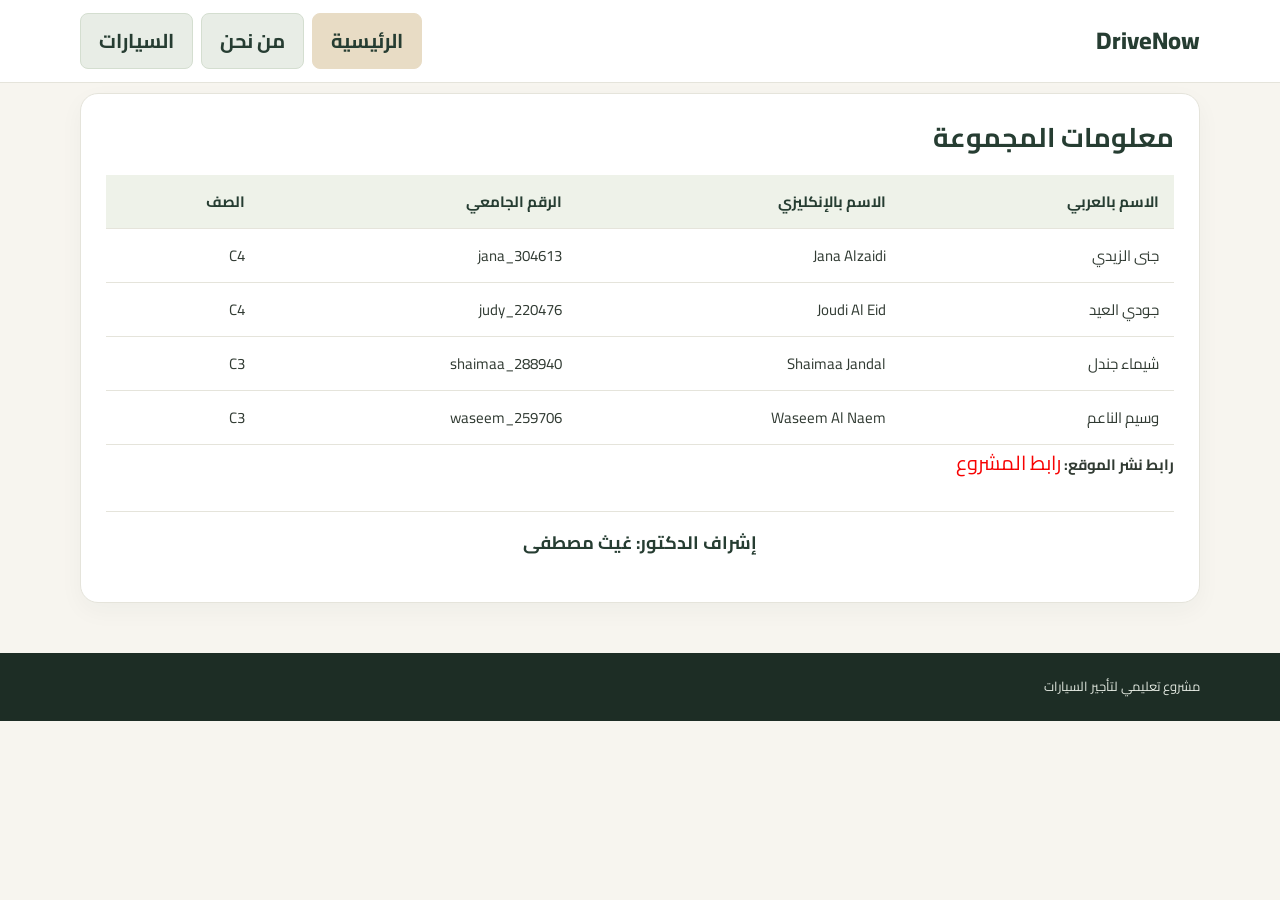
<file: index.html>
<!DOCTYPE html>
<html lang="ar" dir="rtl">
<head>
    <meta charset="UTF-8">
    <meta name="viewport" content="width=device-width, initial-scale=1.0">
    <meta http-equiv="refresh" content="0; url=home.html">
    <title>DriveNow</title>
</head>
<body>
    <p>جاري فتح الموقع...</p>
    <script>
        window.location.replace("home.html");
    </script>
</body>
</html>
</file>
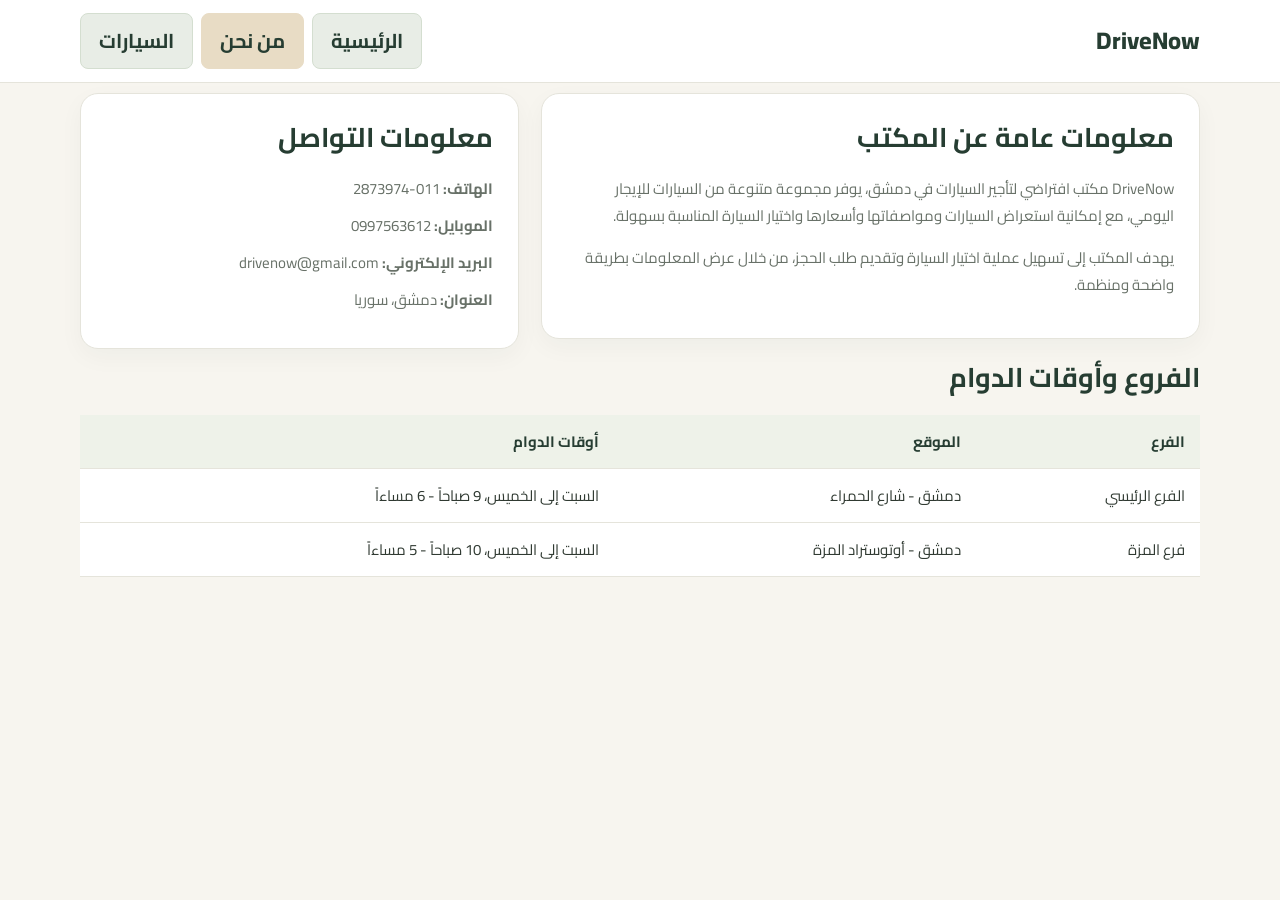
<file: AboutUs.html>
<!DOCTYPE html>
<html lang="ar" dir="rtl">
<head>
    <meta charset="UTF-8">
    <meta name="viewport" content="width=device-width, initial-scale=1.0">
  <title>DriveNow - من نحن</title>
  <link rel="stylesheet" type="text/css" href="style.css" />
</head>
<body>

  <!-- شريط التنقل -->
  <div class="site-header">
    <div class="container header-inner">
      <div class="brand">DriveNow</div>
      <div class="nav">
        <a href="home.html">الرئيسية</a>
        <a class="active" href="AboutUs.html">من نحن</a>
        <a href="Cars.html">السيارات</a>
      </div>
    </div>
  </div>

  <!-- معلومات المكتب والتواصل -->
  <div class="container section about-layout">
    <div class="about-main">
      <h2>معلومات عامة عن المكتب</h2>
      <p>DriveNow مكتب افتراضي لتأجير السيارات في دمشق، يوفر مجموعة متنوعة من السيارات للإيجار اليومي، مع إمكانية استعراض السيارات ومواصفاتها وأسعارها واختيار السيارة المناسبة بسهولة.</p>
      <p>يهدف المكتب إلى تسهيل عملية اختيار السيارة وتقديم طلب الحجز، من خلال عرض المعلومات بطريقة واضحة ومنظمة.</p>
    </div>

    <div class="contact-card">
      <h2>معلومات التواصل</h2>
      <p><strong>الهاتف:</strong> 011-2873974</p>
      <p><strong>الموبايل:</strong> 0997563612</p>
      <p><strong>البريد الإلكتروني:</strong> drivenow@gmail.com</p>
      <p><strong>العنوان:</strong> دمشق، سوريا</p>
    </div>
  </div>


  <div class="container section">
    <h2>الفروع وأوقات الدوام</h2>
    <table class="simple-table">
      <thead>
        <tr>
          <th>الفرع</th>
          <th>الموقع</th>
          <th>أوقات الدوام</th>
        </tr>
      </thead>
      <tbody>
        <tr>
          <td>الفرع الرئيسي</td>
          <td>دمشق - شارع الحمراء</td>
          <td>السبت إلى الخميس، 9 صباحاً - 6 مساءاً</td>
        </tr>
        <tr>
          <td>فرع المزة</td>
          <td>دمشق - أوتوستراد المزة</td>
          <td>السبت إلى الخميس، 10 صباحاً - 5 مساءاً</td>
        </tr>
      </tbody>
    </table>
  </div>
  </div>
</body>
</html>
</file>
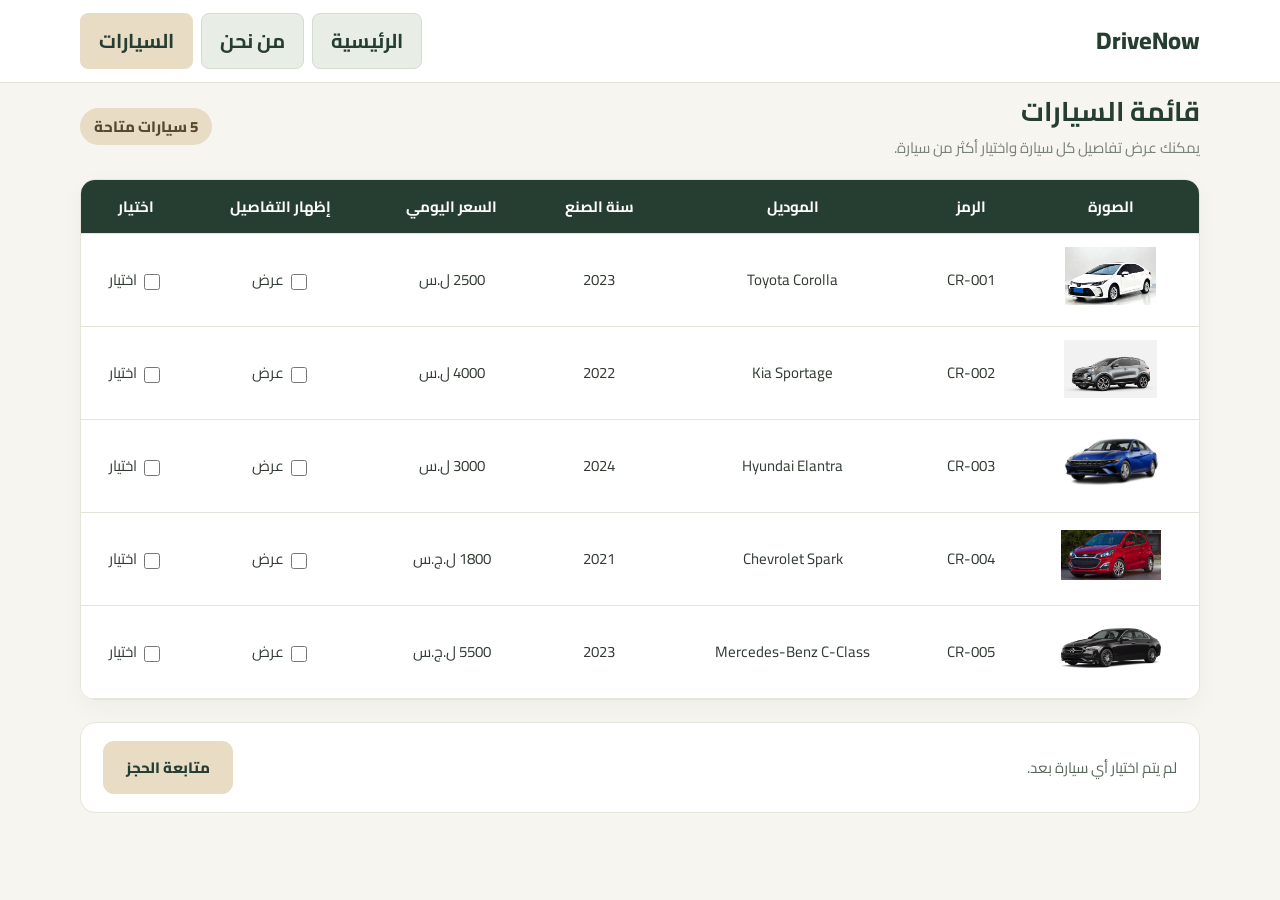
<file: Cars.html>
<!DOCTYPE html>
<html lang="ar" dir="rtl">
<head>
    <meta charset="UTF-8">
    <meta name="viewport" content="width=device-width, initial-scale=1.0">
  <title>DriveNow - السيارات والحجز</title>
  <link rel="stylesheet" type="text/css" href="style.css" />
  <script type="text/javascript" src="https://code.jquery.com/jquery-3.7.1.min.js"></script>
  <script type="text/javascript" src="myFunctions.js"></script>
</head>

<body>

 
  <div class="site-header">
    <div class="container header-inner">
      <div class="brand">DriveNow</div>
      <div class="nav">
        <a href="home.html">الرئيسية</a>
        <a href="AboutUs.html">من نحن</a>
        <a class="active" href="Cars.html">السيارات</a>
      </div>
    </div>
  </div>
  </div>

  
  <div class="container section">
    <div class="section-heading">
      <div>
        <h2>قائمة السيارات</h2>
        <p>يمكنك عرض تفاصيل كل سيارة واختيار أكثر من سيارة.</p>
      </div>
      <span class="pill">5 سيارات متاحة</span>
    </div>

    <div class="table-wrap">
      <table class="cars-table">
        <thead>
          <tr>
            <th>الصورة</th>
            <th>الرمز</th>
            <th>الموديل</th>
            <th>سنة الصنع</th>
            <th>السعر اليومي</th>
            <th>إظهار التفاصيل</th>
            <th>اختيار</th>
          </tr>
        </thead>

        <tbody>
          <tr>
            <td><img class="car-thumb" src="Toyota_Corolla.png" alt="Toyota Corolla" /></td>
            <td>CR-001</td>
            <td>Toyota Corolla</td>
            <td>2023</td>
            <td>2500 ل.س</td>
            <td><label><input class="details-toggle" type="checkbox" data-target="details-1" /> عرض</label></td>
            <td><label><input class="car-select" type="checkbox" value="CR-001" data-name="Toyota Corolla" data-price="2500" /> اختيار</label></td>
          </tr>
          <tr class="details-row" id="details-1">
            <td colspan="7">
              <div class="details-box">
                <strong>Toyota Corolla</strong>
                <span>الوقود: بنزين</span>
                <span>ناقل الحركة: أوتوماتيك</span>
                <span>المقاعد: 5</span>
                <span>عداد الكيلومترات: 25,000 كم</span>
                <span>اللون: أبيض</span>
              </div>
            </td>
          </tr>

          <tr>
            <td><img class="car-thumb" src="Kia_Sportage.png" alt="Kia Sportage" /></td>
            <td>CR-002</td>
            <td>Kia Sportage</td>
            <td>2022</td>
            <td>4000 ل.س</td>
            <td><label><input class="details-toggle" type="checkbox" data-target="details-2" /> عرض</label></td>
            <td><label><input class="car-select" type="checkbox" value="CR-002" data-name="Kia Sportage" data-price="4000" /> اختيار</label></td>
          </tr>
          <tr class="details-row" id="details-2">
            <td colspan="7">
              <div class="details-box">
                <strong>Kia Sportage</strong>
                <span>الوقود: بنزين</span>
                <span>ناقل الحركة: أوتوماتيك</span>
                <span>المقاعد: 5</span>
                <span>عداد الكيلومترات: 31,000 كم</span>
                <span>اللون: رمادي</span>
              </div>
            </td>
          </tr>

          <tr>
            <td><img class="car-thumb" src="Hyundai_Elantra.png" alt="Hyundai Elantra" /></td>
            <td>CR-003</td>
            <td>Hyundai Elantra</td>
            <td>2024</td>
            <td>3000 ل.س</td>
            <td><label><input class="details-toggle" type="checkbox" data-target="details-3" /> عرض</label></td>
            <td><label><input class="car-select" type="checkbox" value="CR-003" data-name="Hyundai Elantra" data-price="3000" /> اختيار</label></td>
          </tr>
          <tr class="details-row" id="details-3">
            <td colspan="7">
              <div class="details-box">
                <strong>Hyundai Elantra</strong>
                <span>الوقود: بنزين</span>
                <span>ناقل الحركة: أوتوماتيك</span>
                <span>المقاعد: 4</span>
                <span>عداد الكيلومترات: 12,000 كم</span>
                <span>اللون: أزرق</span>
              </div>
            </td>
          </tr>

          <tr>
            <td><img class="car-thumb" src="Chevrolet _Spark.png" alt="Chevrolet Spark" /></td>
            <td>CR-004</td>
            <td>Chevrolet Spark</td>
            <td>2021</td>
            <td>1800 ل.ج.س</td>
            <td><label><input class="details-toggle" type="checkbox" data-target="details-4" /> عرض</label></td>
            <td><label><input class="car-select" type="checkbox" value="CR-004" data-name="Chevrolet Spark" data-price="1800" /> اختيار</label></td>
          </tr>
          <tr class="details-row" id="details-4">
            <td colspan="7">
              <div class="details-box">
                <strong>Chevrolet Spark</strong>
                <span>الوقود: بنزين</span>
                <span>ناقل الحركة: يدوي</span>
                <span>المقاعد: 4</span>
                <span>عداد الكيلومترات: 42,000 كم</span>
                <span>اللون: أحمر</span>
              </div>
            </td>
          </tr>

          <tr>
            <td><img class="car-thumb" src="Mercedes_Benz_C.png" alt="Mercedes-Benz C-Class" /></td>
            <td>CR-005</td>
            <td>Mercedes-Benz C-Class</td>
            <td>2023</td>
            <td>5500 ل.ج.س</td>
            <td><label><input class="details-toggle" type="checkbox" data-target="details-5" /> عرض</label></td>
            <td><label><input class="car-select" type="checkbox" value="CR-005" data-name="Mercedes-Benz C-Class" data-price="5500" /> اختيار</label></td>
          </tr>
          <tr class="details-row" id="details-5">
            <td colspan="7">
              <div class="details-box">
                <strong>Mercedes-Benz C-Class</strong>
                <span>الوقود: بنزين</span>
                <span>ناقل الحركة: أوتوماتيك</span>
                <span>المقاعد: 5</span>
                <span>عداد الكيلومترات: 18,000 كم</span>
                <span>اللون: أسود</span>
              </div>
            </td>
          </tr>
        </tbody>
      </table>
    </div>

  
    <div class="continue-area">
      <p id="selection-message">لم يتم اختيار أي سيارة بعد.</p>
      <button class="button button-primary" id="continue-button" type="button">متابعة الحجز</button>
    </div>

    
    <div id="booking-section" class="booking-card" style="display: none;">
      <div class="section-heading">
        <div>
          <p class="eyebrow">الخطوة الأخيرة</p>
          <h2>نموذج طلب الحجز</h2>
        </div>
        <span class="pill">معلومات الزبون</span>
      </div>

      <p>الحقول المعلمة بنجمة إلزامية.</p>

      <form id="booking-form" action="#" method="post">
        <fieldset>
          <legend>المعلومات الشخصية</legend>

          <div class="form-grid">
            <div class="form-field">
              <label for="full-name">الاسم الكامل</label>
              <input id="full-name" name="fullName" type="text" />
            </div>

            <div class="form-field">
              <label for="national-id">الرقم الوطني *</label>
              <input id="national-id" name="nationalId" type="text" maxlength="11" />
            </div>

            <div class="form-field">
              <label for="mobile">رقم الموبايل</label>
              <input id="mobile" name="mobile" type="text" />
            </div>

            <div class="form-field">
              <label for="email">البريد الإلكتروني</label>
              <input id="email" name="email" type="text" />
            </div>
          </div>
        </fieldset>

        <fieldset>
          <legend>مدة التأجير</legend>

          <div class="form-grid">
            <div class="form-field">
              <label for="start-date">تاريخ البداية *</label>
              <input id="start-date" name="startDate" type="text" placeholder="yyyy-mm-dd" />
            </div>

            <div class="form-field">
              <label for="end-date">تاريخ النهاية *</label>
              <input id="end-date" name="endDate" type="text" placeholder="yyyy-mm-dd" />
            </div>
          </div>
        </fieldset>

        <div id="form-error" class="message error-message" style="display: none;"></div>

        <button class="button button-primary" type="submit">إرسال طلب الحجز</button>
      </form>

      <div id="booking-result" class="result-card" style="display: none;"></div>
    </div>
  </div>
  </div>

</body>
</html>
</file>
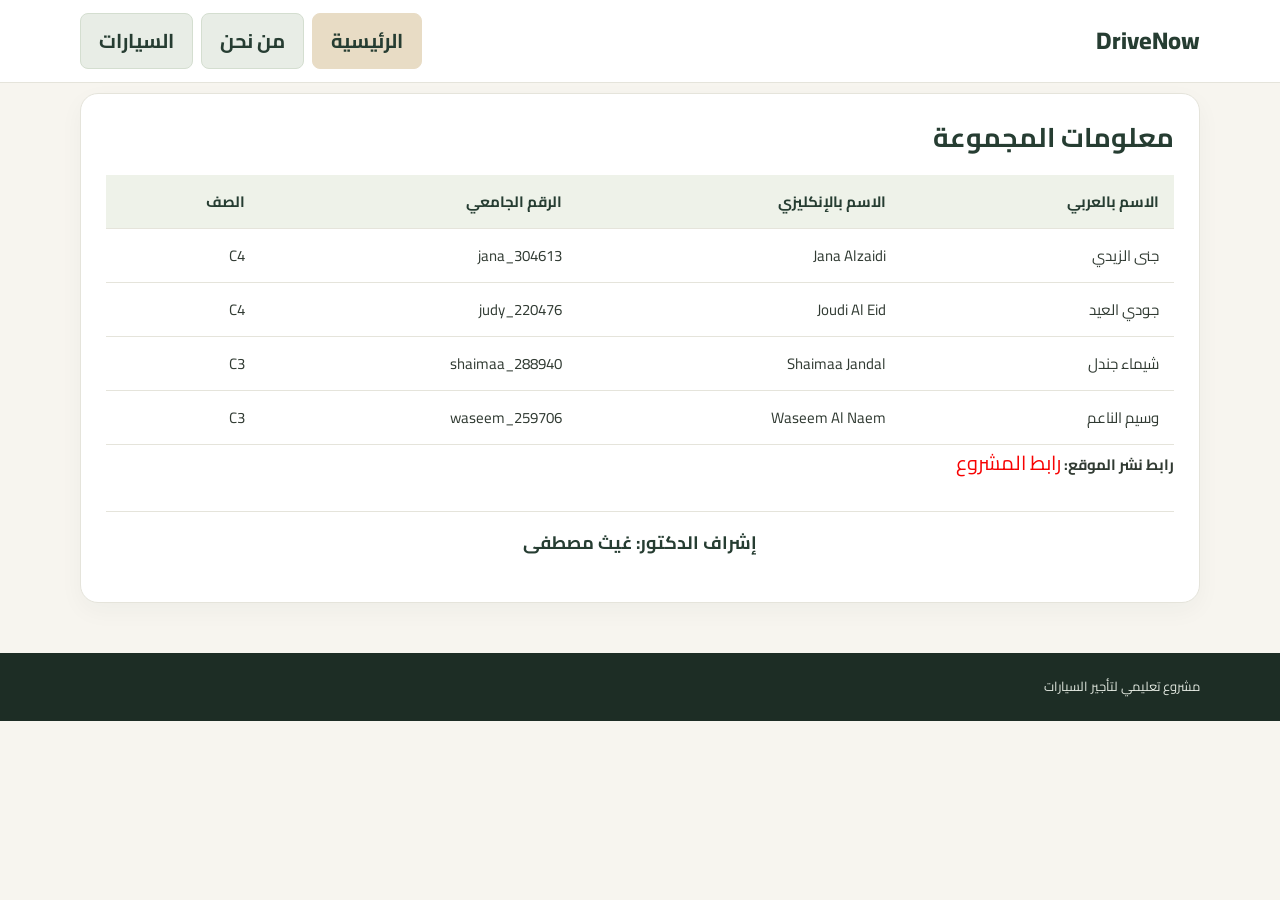
<file: home.html>
<!DOCTYPE html>
<html lang="ar" dir="rtl">
<head>
  <head>
    <meta charset="UTF-8">
    <meta name="viewport" content="width=device-width, initial-scale=1.0">
  <title>DriveNow - الصفحة الرئيسية</title>
  <link rel="stylesheet" type="text/css" href="style.css" />
</head>
<body>
  <div class="site-header">
    <div class="container header-inner">
      <div class="brand">DriveNow</div>
      <div class="nav">
        <a class="active" href="home.html">الرئيسية</a>
        <a href="AboutUs.html">من نحن</a>
        <a href="Cars.html">السيارات</a>
      </div>
    </div>
  </div>

  <div class="container section">
    <div class="info-panel">
      <h2>معلومات المجموعة</h2>
      <table class="simple-table">
        <thead>
          <tr>
            <th>الاسم بالعربي</th>
            <th>الاسم بالإنكليزي</th>
            <th>الرقم الجامعي</th>
            <th>الصف</th>
          </tr>
        </thead>
        <tbody>
          <tr>
            <td>جنى الزيدي</td>
            <td>Jana Alzaidi</td>
            <td>jana_304613</td>
            <td>C4</td>
          </tr>
          <tr>
            <td>جودي العيد</td>
            <td>Joudi Al Eid</td>
            <td>judy_220476</td>
            <td>C4</td>
          </tr>
          <tr>
            <td>شيماء جندل</td>
            <td>Shaimaa Jandal</td>
            <td>shaimaa_288940</td>
            <td>C3</td>
          </tr>
          <tr>
            <td>وسيم الناعم</td>
            <td>Waseem Al Naem</td>
            <td>waseem_259706</td>
            <td>C3</td>
          </tr>
        </tbody>
      </table>

      <p>
        <strong>رابط نشر الموقع:</strong>
        <a href="https://drivenow-lake.vercel.app/" target="_blank">
       رابط المشروع
        </a>
    </p>

      <p class="supervisor">
        إشراف الدكتور: غيث مصطفى
      </p>
    </div>
  </div>

  <div class="site-footer">
    <div class="container">مشروع تعليمي لتأجير السيارات</div>
  </div>
</body>
</html>
</file>
<file: style.css>
/* الخطوط  */
@import url('https://fonts.googleapis.com/css2?family=Cairo:wght@400;500;600;700;800&display=swap');

* {
  box-sizing: border-box;
}

html {
  scroll-behavior: smooth;
}

body {
  margin: 0;
  background: #F7F5EF;
  color: #303A32;
  font-family: 'Cairo', Tahoma, Arial, sans-serif;
  font-size: 15px;
  line-height: 1.8;
}

a {
  color:#f70202 ;
  text-decoration: none;
  font-size: 20px;
}

.container {
  width: min(1120px, 92%);
  margin: 0 auto;
}

/* رأس الصفحة */
.site-header {
  background: #FFFFFF;
  border-bottom: 1px solid #E5E4DB;
  position: relative;
  z-index: 2;
}

.header-inner {
  min-height: 82px;
  display: flex;
  align-items: center;
  justify-content: space-between;
  gap: 24px;
}

.brand {
  display: flex;
  align-items: center;
  gap: 10px;
  color: #263D32;
  font-size: 24px;
  font-weight: 800;
  direction: ltr;
}

.brand-mark {
  display: inline-flex;
  align-items: center;
  justify-content: center;
  width: 40px;
  height: 40px;
  border-radius: 13px;
  background: #E8DCC5;
  color: #263D32;
  font-family: Arial, sans-serif;
}

/* روابط التنقل */
.nav {
  display: flex;
  gap: 8px;
  flex-wrap: wrap;
}

.nav a {
  padding: 9px 18px;
  border-radius: 8px;
  color: #263D32;
  background: #E8EDE6;
  border: 1px solid #D4DED0;
  font-weight: 700;
  transition: 0.2s;
}

.nav a:hover {
  background: #263D32;
  color: #FFFFFF;
}

.nav a.active {
  background: #E8DCC5;
  color: #263D32;
  border-color: #E8DCC5;
}

/* معلومات المشرف */
.supervisor {
  text-align: center;
  margin-top: 30px;
  padding-top: 15px;
  border-top: 1px solid #E5E4DB;
  color: #263D32;
  font-size: 18px;
  font-weight: bold;
}

/* القسم الرئيسي */
.hero {
  background: linear-gradient(120deg, #263D32, #496B53);
  color: #FFFFFF;
  padding: 90px 0 100px;
  position: relative;
  overflow: hidden;
}

.hero:after {
  content: "";
  position: absolute;
  width: 330px;
  height: 330px;
  border: 50px solid rgba(255, 255, 255, .06);
  border-radius: 50%;
  left: 5%;
  top: -100px;
}

.hero-content {
  position: relative;
  z-index: 1;
}

.eyebrow {
  color: #E8DCC5;
  font-size: 13px;
  font-weight: 800;
  letter-spacing: .5px;
  margin: 0 0 8px;
}

.hero h1 {
  font-size: clamp(34px, 5vw, 54px);
  line-height: 1.35;
  margin: 0 0 15px;
}

.hero-text {
  color: #E1E9DF;
  font-size: 17px;
  max-width: 550px;
  margin: 0 0 28px;
}

/* الأزرار */
.button {
  border: 0;
  display: inline-block;
  cursor: pointer;
  border-radius: 11px;
  padding: 12px 23px;
  font-family: inherit;
  font-size: 15px;
  font-weight: 800;
  transition: transform .2s, box-shadow .2s;
}

.button:hover {
  transform: translateY(-2px);
  box-shadow: 0 8px 20px rgba(38, 61, 50, .15);
}

.button-primary {
  background: #E8DCC5;
  color: #263D32;
}

/* العناوين والأقسام */
.section {
  padding-top: 10px;
}

h2 {
  color: #263D32;
  font-size: 27px;
  line-height: 1.4;
  margin: 0 0 18px;
}

h3 {
  color: #263D32;
  margin: 8px 0;
}

p {
  margin-top: 0;
}

.section-heading {
  display: flex;
  justify-content: space-between;
  align-items: center;
  gap: 15px;
  margin-bottom: 18px;
}

.section-heading h2 {
  margin-bottom: 3px;
}

.section-heading p {
  margin: 0;
  color: #788078;
}

.pill {
  display: inline-block;
  border-radius: 30px;
  background: #E8DCC5;
  color: #57482E;
  padding: 5px 14px;
  font-weight: 800;
  white-space: nowrap;
}

/* البطاقات */
.feature-grid {
  display: grid;
  grid-template-columns: repeat(3, 1fr);
  gap: 18px;
}

.feature-card,
.info-panel,
.contact-card,
.about-main,
.booking-card {
  background: #FFFFFF;
  border: 1px solid #E5E4DB;
  border-radius: 18px;
  padding: 25px;
  box-shadow: 0 8px 25px rgba(38, 61, 50, .04);
}

.feature-icon {
  width: 42px;
  height: 42px;
  display: inline-flex;
  align-items: center;
  justify-content: center;
  border-radius: 12px;
  background: #E8EDE6;
  color: #263D32;
  font-size: 22px;
  font-weight: 800;
}

.feature-card p,
.about-main p {
  color: #687168;
}

.info-panel {
  margin-bottom: 50px;
}

/* الجداول العامة */
.simple-table,
.cars-table {
  width: 100%;
  border-collapse: collapse;
  background: #FFFFFF;
}

.simple-table th,
.simple-table td {
  padding: 13px 15px;
  text-align: right;
  border-bottom: 1px solid #E5E4DB;
}

.simple-table th {
  color: #263D32;
  background: #EEF2E9;
}

.placeholder {
  color: #82704D;
}

/* عنوان الصفحات الداخلية */
.page-banner {
  padding: 42px 0;
  background: #263D32;
  color: #FFFFFF;
}

.page-banner h1 {
  margin: 0 0 6px;
  font-size: 36px;
}

.page-banner p:last-child {
  color: #E1E9DF;
  margin-bottom: 0;
}

/* صفحة من نحن */
.about-layout {
  display: grid;
  grid-template-columns: 1.5fr 1fr;
  gap: 22px;
  align-items: start;
}

.contact-card p {
  margin: 10px 0;
  color: #687168;
}

.small-note {
  color: #788078;
  font-size: 13px;
  margin-top: 15px;
}

/* جدول السيارات */
.table-wrap {
  overflow-x: auto;
  border-radius: 15px;
  border: 1px solid #E5E4DB;
  box-shadow: 0 8px 25px rgba(38, 61, 50, .04);
}

.cars-table {
  min-width: 950px;
}

.cars-table th,
.cars-table td {
  padding: 13px 12px;
  text-align: center;
  border-bottom: 1px solid #E5E4DB;
}

.cars-table th {
  color: #FFFFFF;
  background: #263D32;
  font-weight: 700;
}

.cars-table tbody tr:not(.details-row):hover {
  background: #F5F7F1;
}

.cars-table label {
  white-space: nowrap;
  cursor: pointer;
}

input[type="checkbox"] {
  accent-color: #496B53;
  width: 16px;
  height: 16px;
  vertical-align: middle;
}

.car-thumb {
  width: 100px;
  height: 58px;
  object-fit: contain;
}

/* تفاصيل السيارة */
.details-row {
  background: #EEF2E9;
}

.details-row td {
  text-align: right;
}

.details-box {
  display: flex;
  flex-wrap: wrap;
  align-items: center;
  gap: 12px 22px;
  padding: 8px 10px;
  color: #59665B;
}

.details-box strong {
  color: #263D32;
}

/* اختيار السيارات */
.continue-area {
  display: flex;
  align-items: center;
  justify-content: space-between;
  gap: 18px;
  margin: 22px 0 35px;
  padding: 18px 22px;
  background: #FFFFFF;
  border: 1px solid #E5E4DB;
  border-radius: 15px;
}

.continue-area p {
  margin: 0;
  color: #59665B;
}

/* نموذج الحجز */
.booking-card {
  margin: 25px 0 45px;
}

fieldset {
  border: 1px solid #DDE3D8;
  border-radius: 13px;
  padding: 18px;
  margin: 20px 0;
}

legend {
  color: #263D32;
  padding: 0 9px;
  font-weight: 800;
}

.form-grid {
  display: grid;
  grid-template-columns: repeat(2, minmax(0, 1fr));
  gap: 18px;
}

.form-field {
  display: flex;
  flex-direction: column;
  gap: 7px;
}

.form-field label {
  color: #3F4C42;
  font-weight: 700;
}

.form-field input {
  width: 100%;
  border: 1px solid #D5DDD2;
  border-radius: 9px;
  background: #FCFCF9;
  color: #303A32;
  font: inherit;
  padding: 11px 13px;
  direction: rtl;
}

.form-field input:focus {
  outline: none;
  border-color: #496B53;
  box-shadow: 0 0 0 3px rgba(73, 107, 83, .12);
}

/* رسائل الخطأ   */
.message {
  padding: 12px 15px;
  border-radius: 10px;
  margin: 15px 0;
}

.error-message {
  color: #9E2630;
  background: #FFF0F0;
  border: 1px solid #FFD1D1;
}

.result-card {
  background: #F8FAF5;
  border: 1px solid #DCE5D8;
  border-radius: 14px;
  padding: 22px;
  margin-top: 24px;
}

.result-card ul {
  padding-right: 24px;
}

.result-card li {
  margin-bottom: 8px;
}

.final-total {
  background: #E5F0E5;
  border-radius: 10px;
  color: #285B3D;
  padding: 12px 15px;
  font-size: 20px;
  font-weight: 800;
}

/* أسفل الصفحة */
.site-footer {
  background: #1D2D25;
  color: #E1E7DF;
  padding: 22px 0;
  font-size: 13px;
}

.site-footer a {
  color: #FFFFFF;
}
</file>
